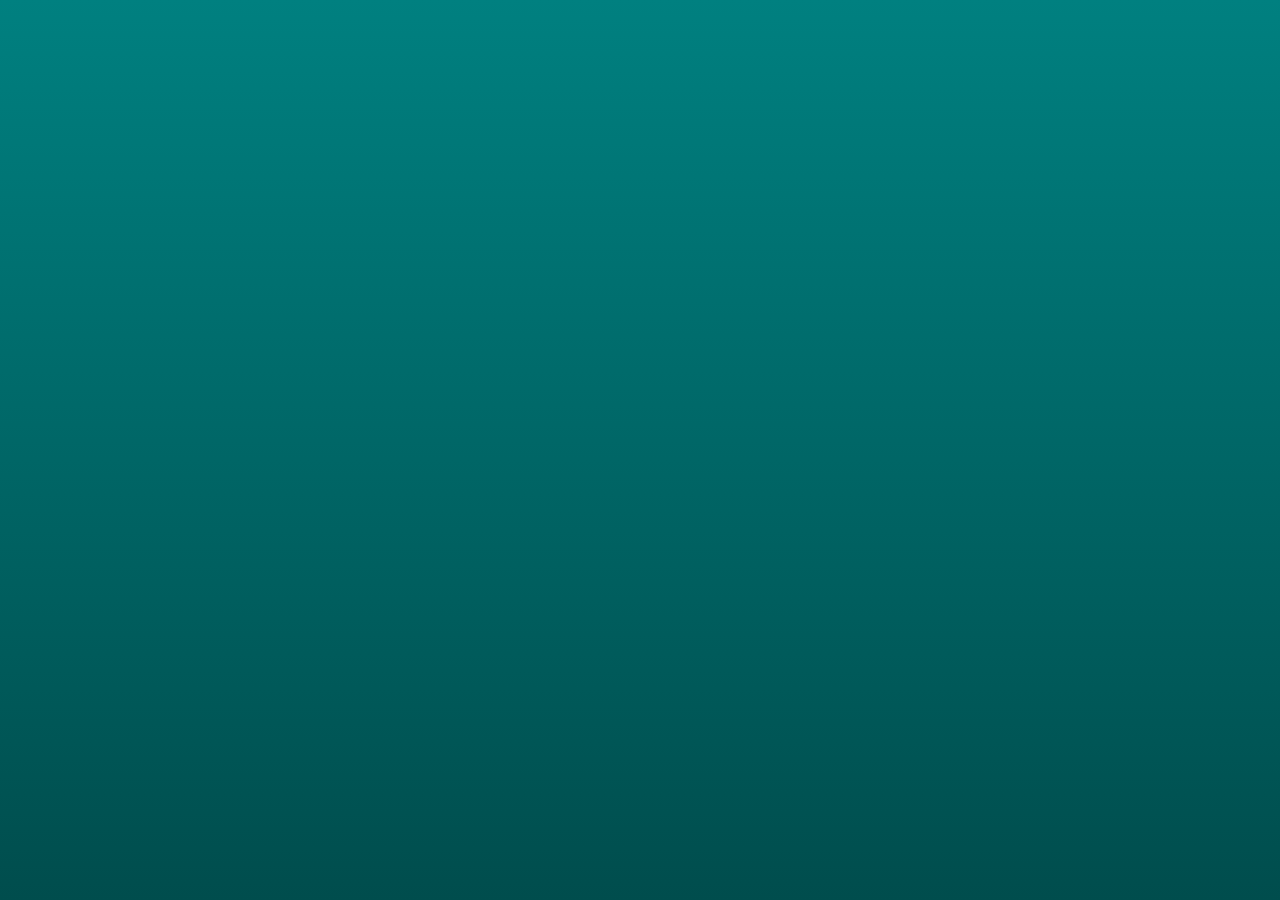
<file: index.html>
<!DOCTYPE html>
<html lang="en">
<head>
 <meta charset="UTF-8">
 <meta name="viewport" content="width=device-width, initial-scale=1.0">
 <title>Splash Page</title>
 <link rel="stylesheet" href="css/style.css">
</head>
<body>
 <div class="splash-container">
 <div class="logo-container">
 <img src="img/Blogo.png" alt="Logo" class="logo fade-in">
 </div>
 <button class="start-button fade-in"> <a href="login.html">Get Started</a></button>
 </div>
</body>
</html>
</file>
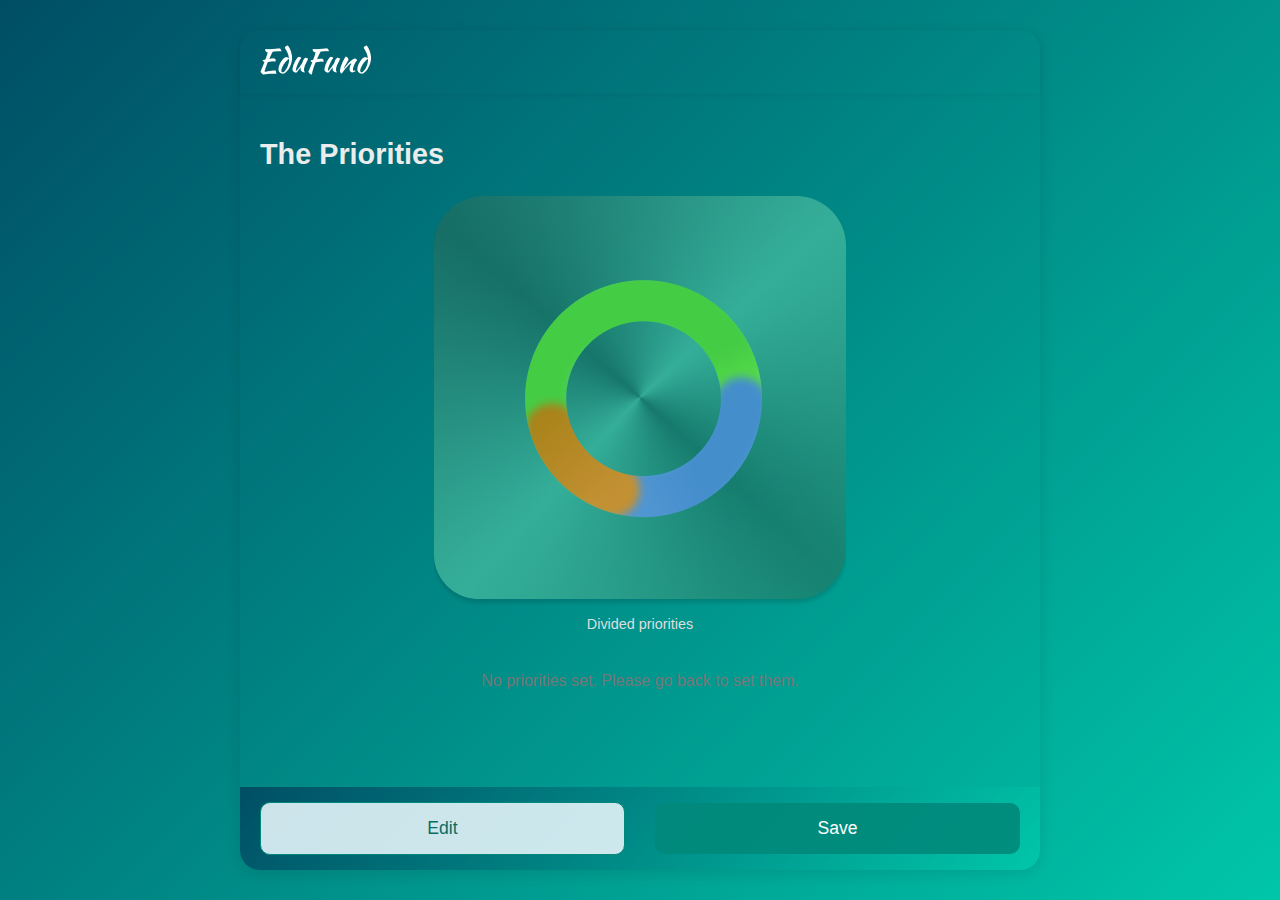
<file: display.html>
<!DOCTYPE html>
<html lang="en">
<head>
    <meta charset="UTF-8">
    <meta name="viewport" content="width=device-width, initial-scale=1.0">
    <title>Display Priorities - EduFund</title>
    <link rel="stylesheet" href="css/display.css">
</head>
<body>
    <div class="container display-priority-container">
        <header class="app-header-simple">
            <!-- <a href="set_priority.html"><img src="back_arrow.png" alt="Back" class="back-arrow"></a> -->
            <div class="app-logo-small">
                <img src="img/EduFund.png" alt="EduFund">
            </div>
            <div></div> </header>
        <section class="content-section">
            <h2>The Priorities</h2>
            <div class="priority-chart-container">
                <img src="img/Rectanfle.png" alt="Priority Chart">
                <p class="chart-label">Divided priorities</p>
            </div>
            <div class="priority-legend" id="priorityLegend">
                </div>
        </section>
        <footer class="navigation-footer buttons-inline">
            <button class="secondary-button edit-button" onclick="window.location.href='set_priority.html'">Edit</button>
            <button class="primary-button save-button"onclick="window.location.href='view_all.html' ">Save</button>
        </footer>
    </div>

    <script>
        const categoryColors = {
            "transportation": "#00acc1",
            "savings": "#ffc107",
            "food": "#4caf50",
            "education": "#f44336",
            "shopping": "#9c27b0",
            "utilities": "#795548",
            "health": "#e91e63"
        };

        const categoryMap = {
            "transportation": { name: "Transportation", icon: "img/Transpo.png" },
            "education": { name: "Education", icon: "img/education-icon 2.png" },
            "food": { name: "Food", icon: "img/food.png" },
            "shopping": { name: "Shopping", icon: "img/tdesign_cart.png" },
            "utilities": { name: "Utilities", icon: "img/uti.png" },
            "savings": { name: "Savings", icon: "img/savings.png" },
            "health": { name: "Health", icon: "img/ix_health.png" }
        };

        document.addEventListener('DOMContentLoaded', () => {
            const budgetPrioritiesJson = localStorage.getItem('budgetPriorities');
            const budgetPriorities = budgetPrioritiesJson ? JSON.parse(budgetPrioritiesJson) : [];
            const legendContainer = document.getElementById('priorityLegend');
            legendContainer.innerHTML = '';

            if (budgetPriorities.length === 0) {
                 legendContainer.innerHTML = '<p style="text-align: center; color: #777; margin-top: 20px;">No priorities set. Please go back to set them.</p>';
                 return;
            }

            budgetPriorities.forEach(priority => {
                const categoryName = categoryMap[priority.category] ? categoryMap[priority.category].name : priority.category;
                const color = categoryColors[priority.category] || '#ccc';

                const legendItem = document.createElement('div');
                legendItem.classList.add('legend-item');
                legendItem.innerHTML = `
                    <span class="color-dot" style="background-color: ${color};"></span>
                    ${categoryName} (${priority.percentage}%)
                `;
                legendContainer.appendChild(legendItem);
            });
        });

        document.querySelector('.save-button').addEventListener('click', function() {
            window.location.href = 'view_all.html';
        });
    </script>
</body>
</html>
</file>
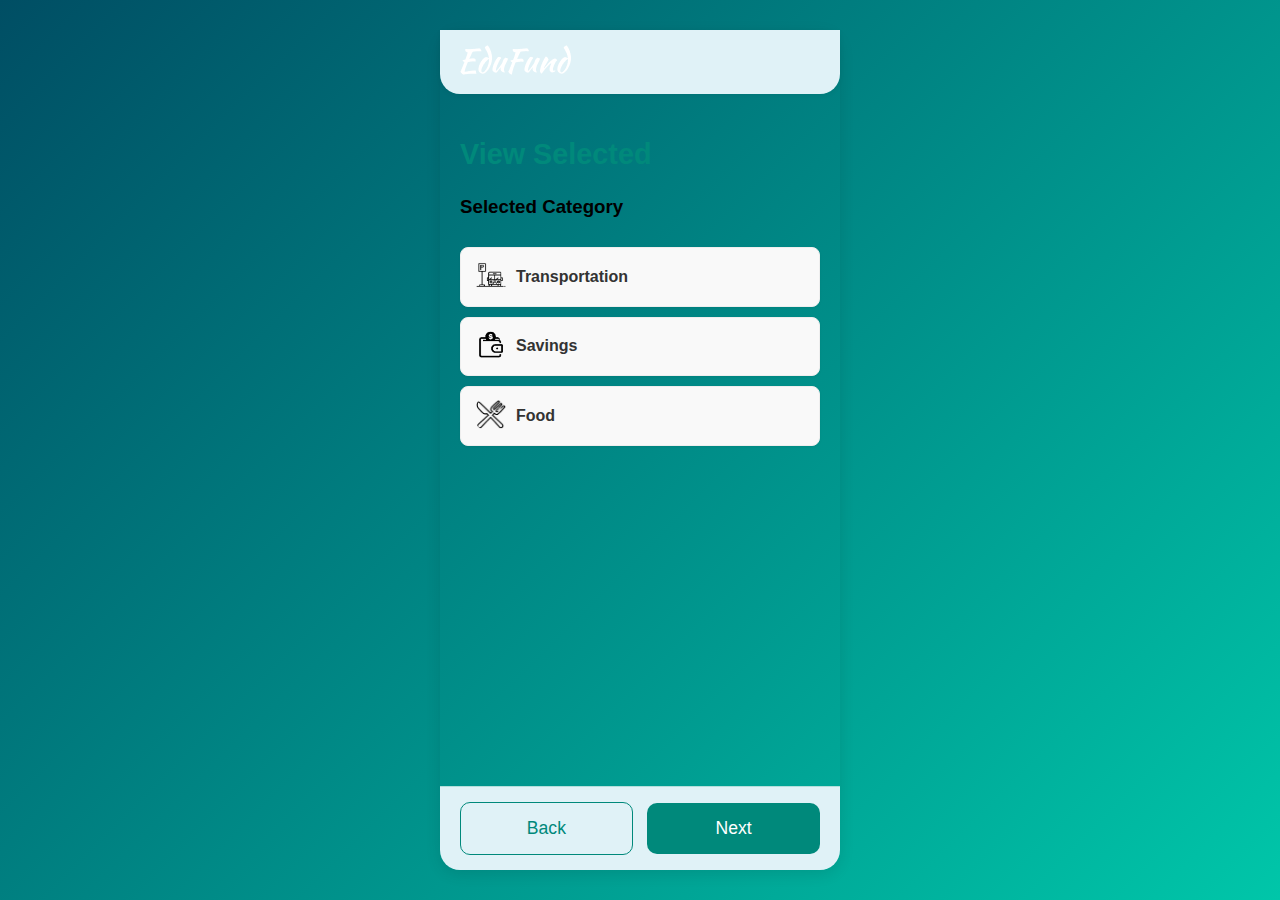
<file: hash.html>
<!DOCTYPE html>
<html lang="en">
<head>
    <meta charset="UTF-8">
    <meta name="viewport" content="width=device-width, initial-scale=1.0">
    <title>View Selected - EduFund</title>
    <link rel="stylesheet" href="css/view.css">
</head>
<body>
    <div class="container view-selected-container">
        <header class="app-header-simple">
            <div class="app-logo-small">
                <img src="img/EduFund.png" alt="EduFund">
            </div>
        </header>
        <section class="content-section">
            <h2>View Selected</h2>
            <h3 class="selected-category-title">Selected Category</h3>
            <div class="selected-categories-list" id="selectedCategoriesList">
                <!-- Category cards will be populated by JavaScript -->
            </div>
        </section>
        <footer class="navigation-footer buttons-inline">
            <button class="secondary-button back-button" onclick="window.location.href='create.html'">Back</button>
            <button class="primary-button next-button" onclick="window.location.href='set.html'">Next</button>
        </footer>
    </div>

    <script>
        // Mapping of category keys to display names and icon paths
        const categoryMap = {
            "transportation": { name: "Transportation", icon: "img/Transpo.png" },
            "education": { name: "Education", icon: "img/education-icon 2.png" },
            "food": { name: "Food", icon: "img/food.png" },
            "shopping": { name: "Shopping", icon: "img/tdesign_cart.png" },
            "utilities": { name: "Utilities", icon: "img/uti.png" },
            "savings": { name: "Savings", icon: "img/savings.png" },
            "health": { name: "Health", icon: "img/ix_health.png" }
        };

        // Load selected categories from localStorage
        document.addEventListener('DOMContentLoaded', () => {
            const listContainer = document.getElementById('selectedCategoriesList');
            listContainer.innerHTML = ''; // Clear static content

            // Always show the three category cards as shown in Figma
            const figmaCategories = [
                { name: "Transportation", icon: "img/Transpo.png" },
                { name: "Savings", icon: "img/savings.png" },
                { name: "Food", icon: "img/food.png" }
            ];

            figmaCategories.forEach(category => {
                const itemDiv = document.createElement('div');
                itemDiv.classList.add('selected-category-item');
                itemDiv.innerHTML = `
                    <div class="category-icon-container">
                        <img src="${category.icon}" alt="${category.name}">
                    </div>
                    <span>${category.name}</span>
                `;
                listContainer.appendChild(itemDiv);
            });
        });
    </script>
</body>
</html>
</file>
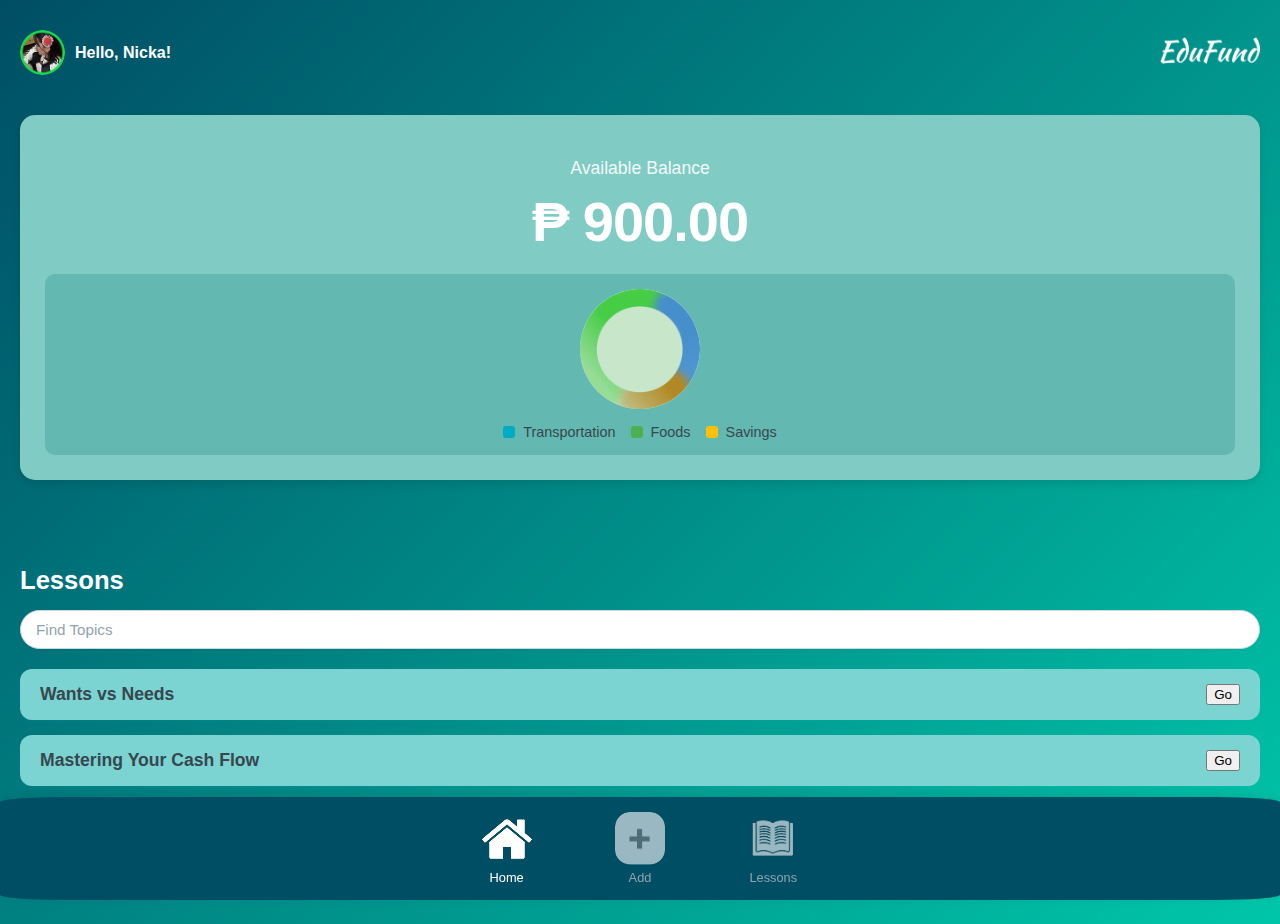
<file: home.html>
<!DOCTYPE html>
<html lang="en">
<head>
    <meta charset="UTF-8">
    <meta name="viewport" content="width=device-width, initial-scale=1.0">
    <title>EduFund Home</title>
    <link rel="stylesheet" href="css/home.css">
    </head>
<body>

    <div class="container home-container active">
        <header class="app-header">
            <div class="user-info">
                <img src="img/Profile.png" alt="User Avatar" class="user-avatar">
                <span>Hello, Nicka!</span>
            </div>
            <div class="app-logo-small">
                <img src="img/EduFund.png" alt="EduFund">
            </div>
        </header>
        <section class="balance-overview">
            <div class="balance-card">
                <p class="available-balance-label">Available Balance</p>
                <h1 class="balance-amount">₱ 900.00</h1>
                <div class="spending-chart-section">
                    <div class="chart-placeholder">
                        <img src="img/Balance.png" alt="Spending Chart">
                        <!-- <img src="img/Glow.png" alt="Spending Chart"> -->
                    </div>
                    <ul class="spending-legend">
                        <li><span class="color-box transportation"></span> Transportation</li>
                        <li><span class="color-box foods"></span> Foods</li>
                        <li><span class="color-box savings"></span> Savings</li>
                    </ul>
                </div>
            </div>
        </section>
        <section class="lessons-section">
            <h2>Lessons</h2>
            <div class="search-bar">
                <input type="text" placeholder="Find Topics">
            </div>
            <ul class="lesson-list">
                <li class="lesson-item">
                    <span>Wants vs Needs</span>
                    <button class="secondary-button">Go</button>
                </li>
                <li class="lesson-item">
                    <span>Mastering Your Cash Flow</span>
                    <button class="secondary-button">Go</button>
                </li>
                </ul>
        </section>
        <footer class="app-footer">
            <nav class="bottom-navigation">
                <a href="home.html" class="nav-item active">
                    <img src="img/Home.png" alt="Home">
                    <span>Home</span>
                </a>
                <a href="#" class="nav-item">
                    <img src="img/Add.png" alt="a href="create.html">Add</a>
                    
                </a>
                <a href="#" class="nav-item">
                    <img src="img/Learnings.png" alt="Lessons">
                    <span>Lessons</span>
                </a>
            </nav>
        </footer>
    </div>

    <script>
        // No specific JS needed here for page transitions, as this is the "final" page for a user.
        // The "Add" and "Lessons" links in the footer would lead to other pages in a full app.
    </script>
</body>
</html>
</file>
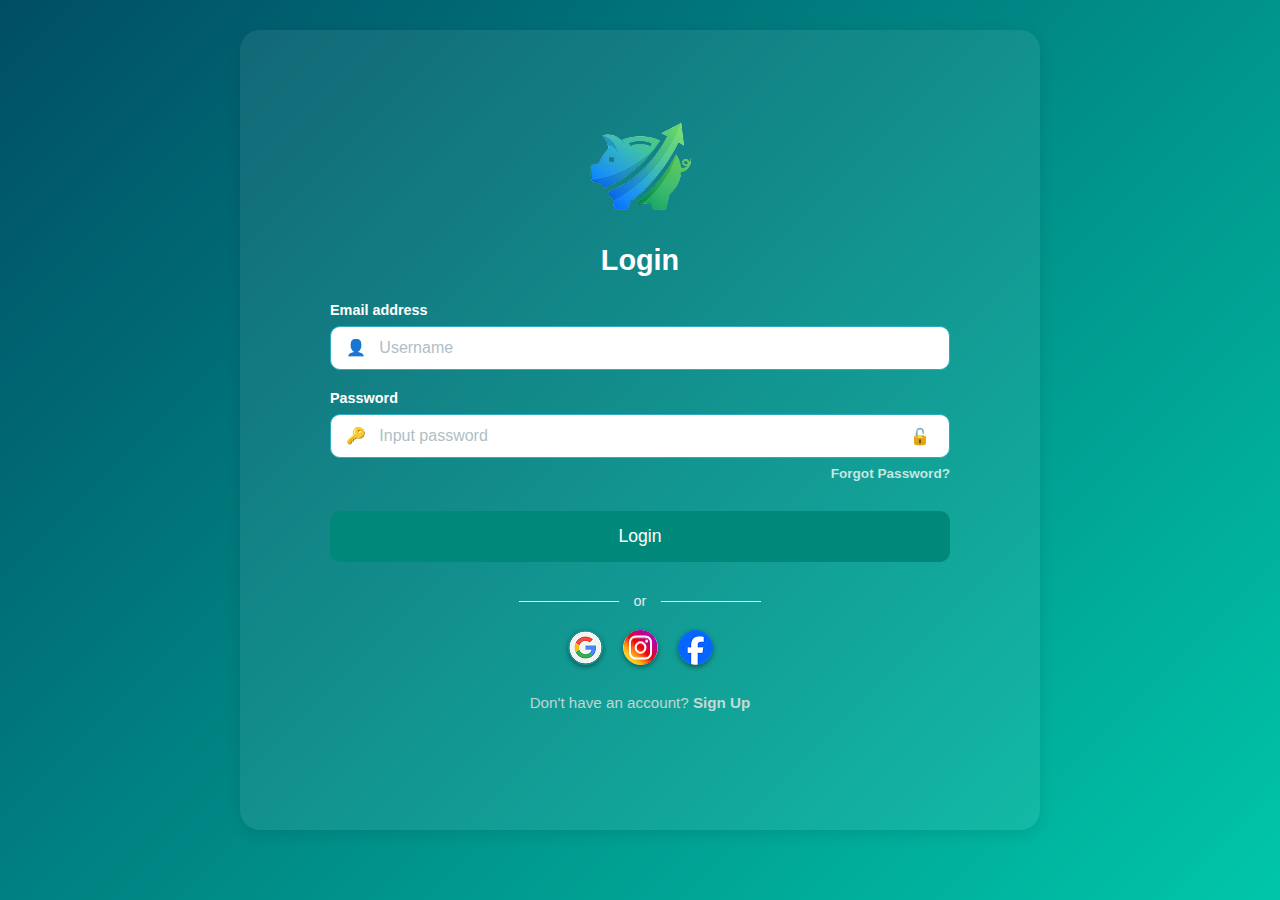
<file: login.html>
<!DOCTYPE html>
<html lang="en">
<head>
    <meta charset="UTF-8">
    <meta name="viewport" content="width=device-width, initial-scale=1.0">
    <title>Login to EduFund</title>
    <link rel="stylesheet" href="css/login.css">
    </head>
<body>

    <div class="container login-container active">
        <div class="logo">
            <img src="img/Blogo.png" alt="EduFund Logo">
        </div>
        <h2>Login</h2>
        <form class="login-form">
            <div class="input-group">
                <label for="email">Email address</label>
                <input type="email" id="email" placeholder="👤   Username">
            </div>
            <div class="input-group">
                <label for="password">Password</label>
                <div class="password-input">
                    <input type="password" id="password" placeholder="🔑   Input password">
                    <button type="button" class="show-password">🔓</a></button>
                </div>
                <a href="#" class="forgot-password">Forgot Password?</a>
            </div>
            <button type="submit" class="primary-button">Login</button>
            <div class="social-login">
                <span>or</span>
                <div class="social-icons">
                    <a href="#"><img src="img/gogol.png" alt="Google"></a>
                    <a href="#"><img src="img/insta.png" alt="Instagram"></a>
                    <a href="#"><img src="img/pesbok.png" alt="Facebook"></a>
                </div>
            </div>
            <div class="auth-link">
                Don't have an account? <a href="register.html">Sign Up</a>
            </div>
        </form>
    </div>

    <script>
        // JavaScript for "Show Password" button
        const showPasswordButton = document.querySelector('.show-password');
        if (showPasswordButton) {
            showPasswordButton.addEventListener('click', () => {
                const passwordInput = document.getElementById('password');
                if (passwordInput.type === 'password') {
                    passwordInput.type = 'text';
                    showPasswordButton.textContent = '🔓';
                } else {
                    passwordInput.type = 'password';
                    showPasswordButton.textContent = '🔒';
                }
            });
        }
        // For a real application, a successful login would redirect to home.html
        // Example (conceptual):
        /*
        document.querySelector('.login-form').addEventListener('submit', function(e) {
            e.preventDefault();
            // Perform login validation/API call here
            // If successful:
            // window.location.href = 'home.html';
            // Else:
            // Display error message
        });
        */
    </script>
</body>
</html>
</file>
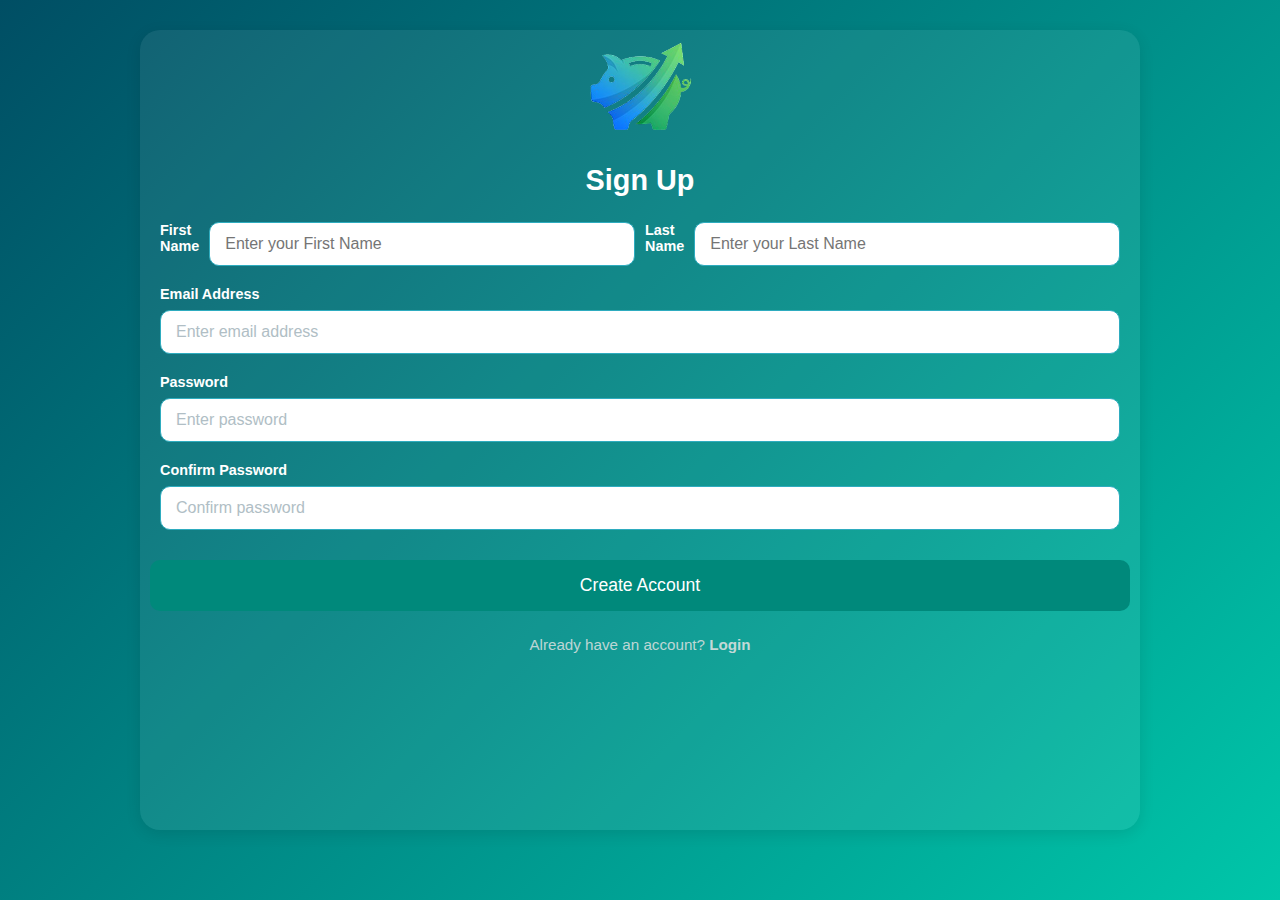
<file: register.html>
<!DOCTYPE html>
<html lang="en">
<head>
    <meta charset="UTF-8">
    <meta name="viewport" content="width=device-width, initial-scale=1.0">
    <title>Sign Up for EduFund</title>
    <link rel="stylesheet" href="css/register.css">
    </head>
<body>

    <div class="container register-container active">
        <div class="logo">
            <img src="img/Blogo.png" alt="EduFund Logo">
        </div>
        <h2>Sign Up</h2>
        <form class="register-form">
            <div class="name-fields">
                
                <label for="first-name">First Name</label>
                <input type="text" placeholder="Enter your First Name">
                <label for="last-name">Last Name</label>
                <input type="text" placeholder="Enter your Last Name">

                <!-- <div class="input-group">
                    
                    <input type="text" id="first-name" placeholder="Enter your first name">
                </div>
                <div class="input-group">
                    
                    <input type="text" id="last-name" placeholder="Enter your last name">
                </div> -->
            </div>
            <div class="input-group">
                <label for="register-email">Email Address</label>
                <input type="email" id="register-email" placeholder="Enter email address">
            </div>
            <div class="input-group">
                <label for="register-password">Password</label>
                <input type="password" id="register-password" placeholder="Enter password">
            </div>
            <div class="input-group">
                <label for="confirm-password">Confirm Password</label>
                <input type="password" id="confirm-password" placeholder="Confirm password">
            </div>
            <div>
            <button class="primary-button"> <a href="login.html">Create Account</a></button>
        </div>
            <div class="auth-link">
                Already have an account? <a href="login.html">Login</a>
            </div>
        </form>
    </div>

    <script>
        // For a real application, a successful registration would redirect to home.html or login.html
        // Example (conceptual):
        /*
        document.querySelector('.register-form').addEventListener('submit', function(e) {
            e.preventDefault();
            // Perform registration validation/API call here
            // If successful:
            // window.location.href = 'home.html'; // Or 'login.html'
            // Else:
            // Display error message
        });
        */
    </script>
</body>
</html>
</file>
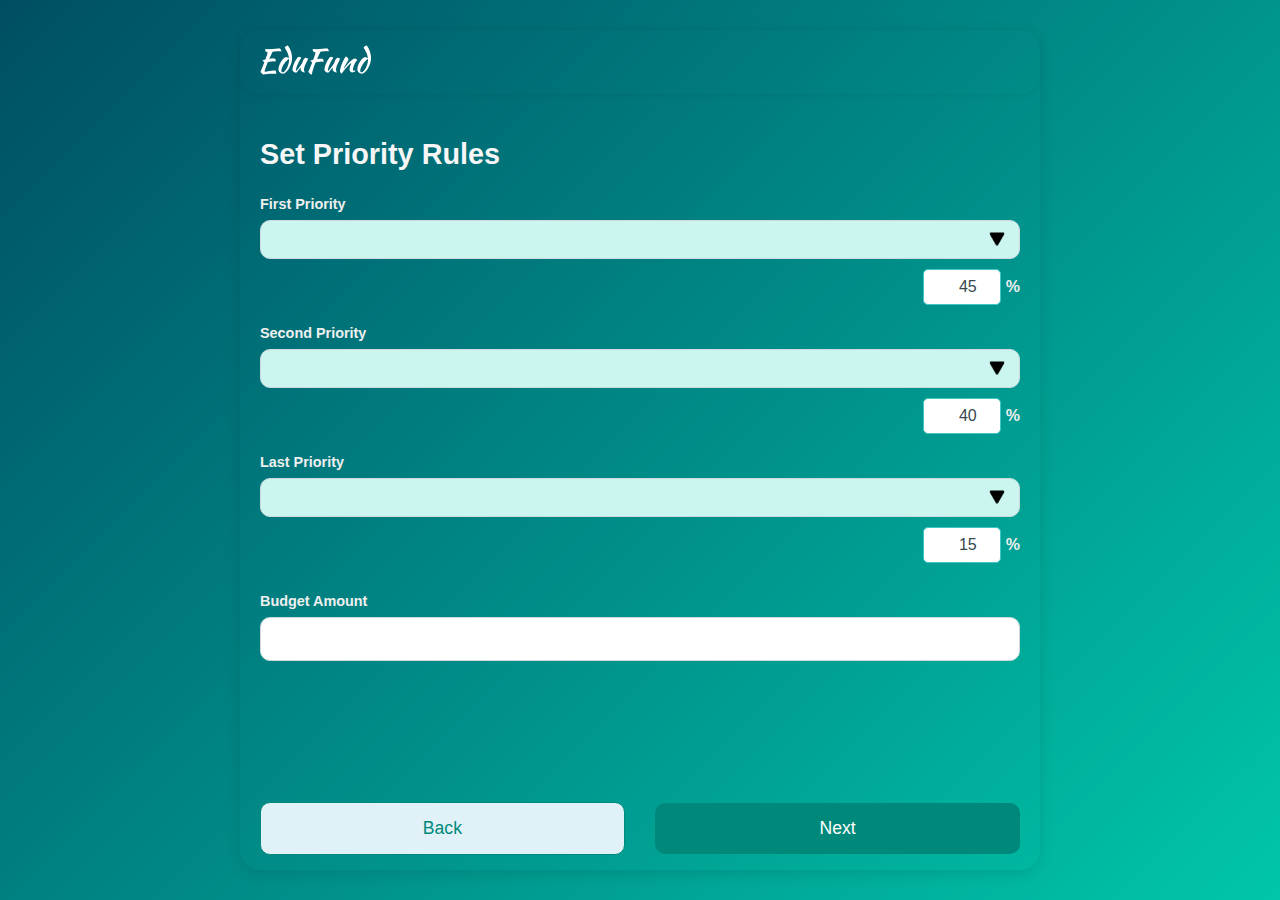
<file: set.html>
<!DOCTYPE html>
<html lang="en">
<head>
    <meta charset="UTF-8">
    <meta name="viewport" content="width=device-width, initial-scale=1.0">
    <title>Set Priority - EduFund</title>
    <link rel="stylesheet" href="css/set.css">
</head>
<body>
    <div class="container set-priority-container">
        <header class="app-header-simple">
            <!-- <a href="view_selected.html"><img src="img/back.png" alt="Back" class="back-arrow"></a> -->
            <div class="app-logo-small">
                <img src="img/EduFund.png" alt="EduFund">
            </div>
            <div></div> </header>
        <section class="content-section">
            <h2>Set Priority Rules</h2>
            <div class="priority-rule">
                <label for="priority-1">First Priority</label>
                <div class="select-wrapper">
                    <select id="priority-1">
                        </select>
                </div>
                <div class="percentage-input">
                    <input type="number" id="percent-1" value="45" min="1" max="100">
                    <span>%</span>
                </div>
            </div>
            <div class="priority-rule">
                <label for="priority-2">Second Priority</label>
                <div class="select-wrapper">
                    <select id="priority-2">
                        </select>
                </div>
                <div class="percentage-input">
                    <input type="number" id="percent-2" value="40" min="1" max="100">
                    <span>%</span>
                </div>
            </div>
            <div class="priority-rule">
                <label for="priority-3">Last Priority</label>
                <div class="select-wrapper">
                    <select id="priority-3">
                        </select>
                </div>
                <div class="percentage-input">
                    <input type="number" id="percent-3" value="15" min="1" max="100">
                    <span>%</span>
                </div>
            </div>
            <div class="budget-amount-input">
                <label for="budget-amount">Budget Amount</label>
                <input type="number" id="budget-amount" placeholder="">
            </div>
        </section>
        <footer class="navigation-footer buttons-inline">
            <button class="secondary-button back-button" onclick="window.location.href='view_selected.html'">Back</button>
             <button class="primary-button next-button" onclick="window.location.href='display.html'">Next</button>
        </footer>
    </div>

    <script>
        const categoryMap = {
            "transportation": { name: "Transportation", icon: "transportation_icon.png" },
            "education": { name: "Education", icon: "education_icon.png" },
            "food": { name: "Food", icon: "food_icon.png" },
            "shopping": { name: "Shopping", icon: "shopping_icon.png" },
            "utilities": { name: "Utilities", icon: "utilities_icon.png" },
            "savings": { name: "Savings", icon: "savings_icon.png" },
            "health": { name: "Health", icon: "health_icon.png" }
        };

        document.addEventListener('DOMContentLoaded', () => {
            const selectedCategoriesJson = localStorage.getItem('selectedBudgetCategories');
            const selectedCategories = selectedCategoriesJson ? JSON.parse(selectedCategoriesJson) : [];

            const selectIds = ['priority-1', 'priority-2', 'priority-3'];
            selectIds.forEach(id => {
                const selectElement = document.getElementById(id);
                if (selectElement) {
                    selectedCategories.forEach(categoryKey => {
                        const option = document.createElement('option');
                        option.value = categoryKey;
                        option.textContent = categoryMap[categoryKey] ? categoryMap[categoryKey].name : categoryKey;
                        selectElement.appendChild(option);
                    });
                }
            });

            // Set initial selected options based on a simple default or previous state
            if (selectedCategories[0]) document.getElementById('priority-1').value = selectedCategories[0];
            if (selectedCategories[1]) document.getElementById('priority-2').value = selectedCategories[1];
            if (selectedCategories[2]) document.getElementById('priority-3').value = selectedCategories[2];
        });

        document.querySelector('.next-button').addEventListener('click', function() {
            const budgetAmount = parseFloat(document.getElementById('budget-amount').value || 0); // Ensure it's a number
            const priorities = [];
            for (let i = 1; i <= 3; i++) {
                const categorySelect = document.getElementById(`priority-${i}`);
                const percentageInput = document.getElementById(`percent-${i}`);
                if (categorySelect && percentageInput && categorySelect.value && percentageInput.value) {
                    priorities.push({ 
                        category: categorySelect.value, 
                        percentage: parseInt(percentageInput.value) 
                    });
                }
            }

            // Basic validation for demonstration: percentages add up to 100
            const totalPercentage = priorities.reduce((sum, p) => sum + p.percentage, 0);
            if (totalPercentage !== 100) {
                alert('Percentages must add up to 100%!');
                return;
            }
            if (budgetAmount <= 0) {
                 alert('Please enter a valid budget amount.');
                 return;
            }

            localStorage.setItem('budgetAmount', budgetAmount);
            localStorage.setItem('budgetPriorities', JSON.stringify(priorities));

            window.location.href = 'display.html';
        });
    </script>
</body>
</html>
</file>
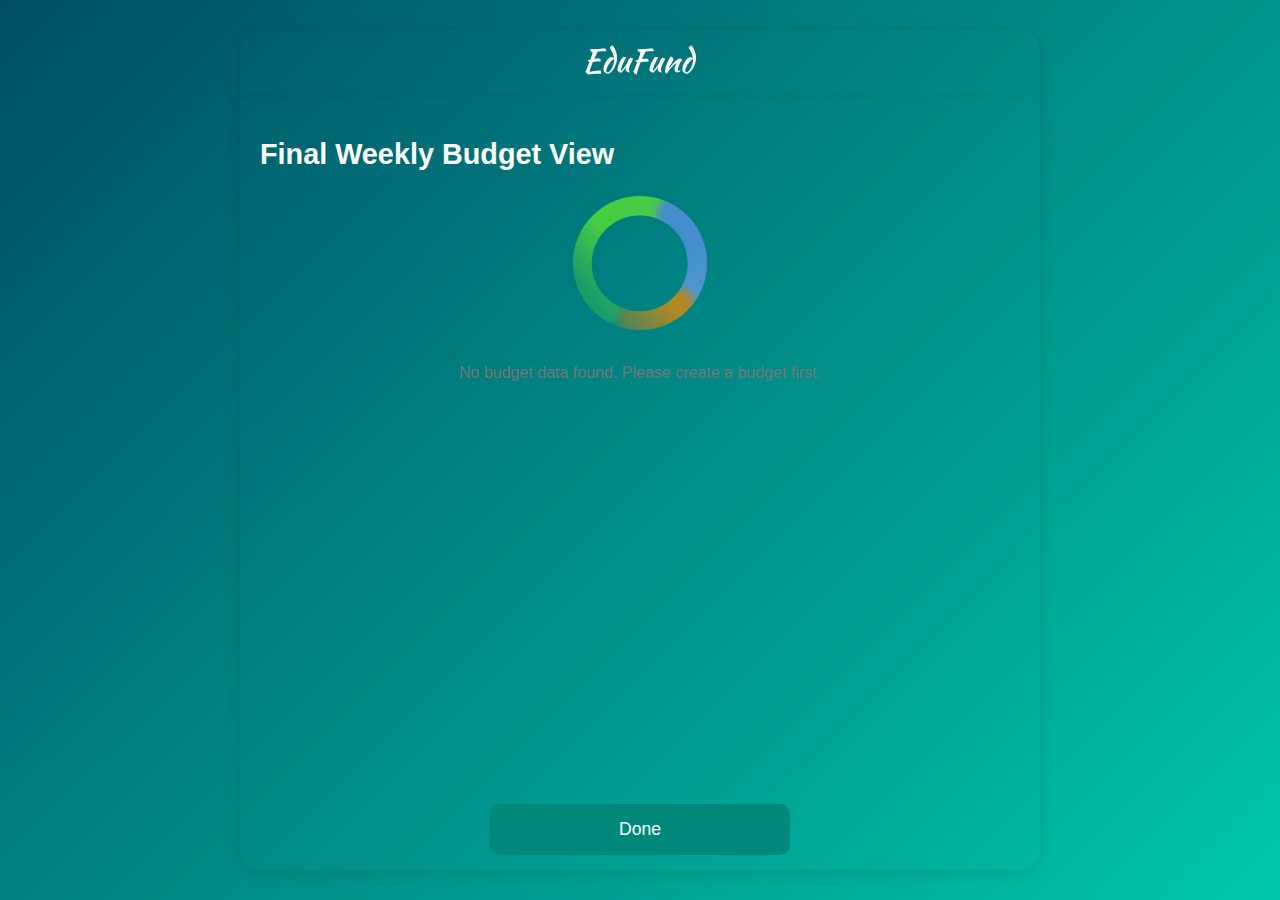
<file: view_all.html>
<!DOCTYPE html>
<html lang="en">
<head>
    <meta charset="UTF-8">
    <meta name="viewport" content="width=device-width, initial-scale=1.0">
    <title>Budget View - EduFund</title>
    <link rel="stylesheet" href="css/view_all.css">
</head>
<body>
    <div class="container budget-view-container">
        <header class="app-header-simple">
            <div class="app-logo-small">
                <img src="img/EduFund.png" alt="EduFund">
            </div>
        </header>
        <section class="content-section">
            <h2>Final Weekly Budget View</h2>
            <div class="budget-chart-container">
                <img src="img/Balance.png" alt="Budget Chart">
            </div>
            <div class="budget-details" id="budgetDetails">
                </div>
        </section>
        <footer class="navigation-footer">
            <button class="primary-button done-button" onclick="window.location.href='home.html'">Done</button>
        </footer>
    </div>

    <script>
        const categoryMap = {
            "transportation": { name: "Transportation", icon: "img/Transpo.png" },
            "education": { name: "Education", icon: "img/education-icon 2.png" },
            "food": { name: "Food", icon: "img/food.png" },
            "shopping": { name: "Shopping", icon: "img/tdesign_cart.png" },
            "utilities": { name: "Utilities", icon: "img/uti.png" },
            "savings": { name: "Savings", icon: "img/savings.png" },
            "health": { name: "Health", icon: "img/ix_health.png" }
            // "transportation": { name: "Transportation", icon: "transportation_icon.png" },
            // "education": { name: "Education", icon: "education_icon.png" },
            // "food": { name: "Food", icon: "food_icon.png" },
            // "shopping": { name: "Shopping", icon: "shopping_icon.png" },
            // "utilities": { name: "Utilities", icon: "utilities_icon.png" },
            // "savings": { name: "Savings", icon: "savings_icon.png" },
            // "health": { name: "Health", icon: "health_icon.png" }
        };

        document.addEventListener('DOMContentLoaded', () => {
            const budgetAmount = parseFloat(localStorage.getItem('budgetAmount') || 0);
            const budgetPrioritiesJson = localStorage.getItem('budgetPriorities');
            const budgetPriorities = budgetPrioritiesJson ? JSON.parse(budgetPrioritiesJson) : [];
            const detailsContainer = document.getElementById('budgetDetails');
            detailsContainer.innerHTML = '';

            if (budgetPriorities.length > 0 && budgetAmount > 0) {
                budgetPriorities.forEach(priority => {
                    const categoryName = categoryMap[priority.category] ? categoryMap[priority.category].name : priority.category;
                    const calculatedAmount = (budgetAmount * (priority.percentage / 100)).toFixed(2);
                    
                    const detailItem = document.createElement('div');
                    detailItem.classList.add('detail-item');
                    detailItem.innerHTML = `
                        <span>${categoryName}</span>
                        <span class="amount">₱ ${calculatedAmount}</span>
                    `;
                    detailsContainer.appendChild(detailItem);
                });
            } else {
                detailsContainer.innerHTML = '<p style="text-align: center; color: #777; margin-top: 20px;">No budget data found. Please create a budget first.</p>';
            }
        });
    </script>
</body>
</html>
</file>
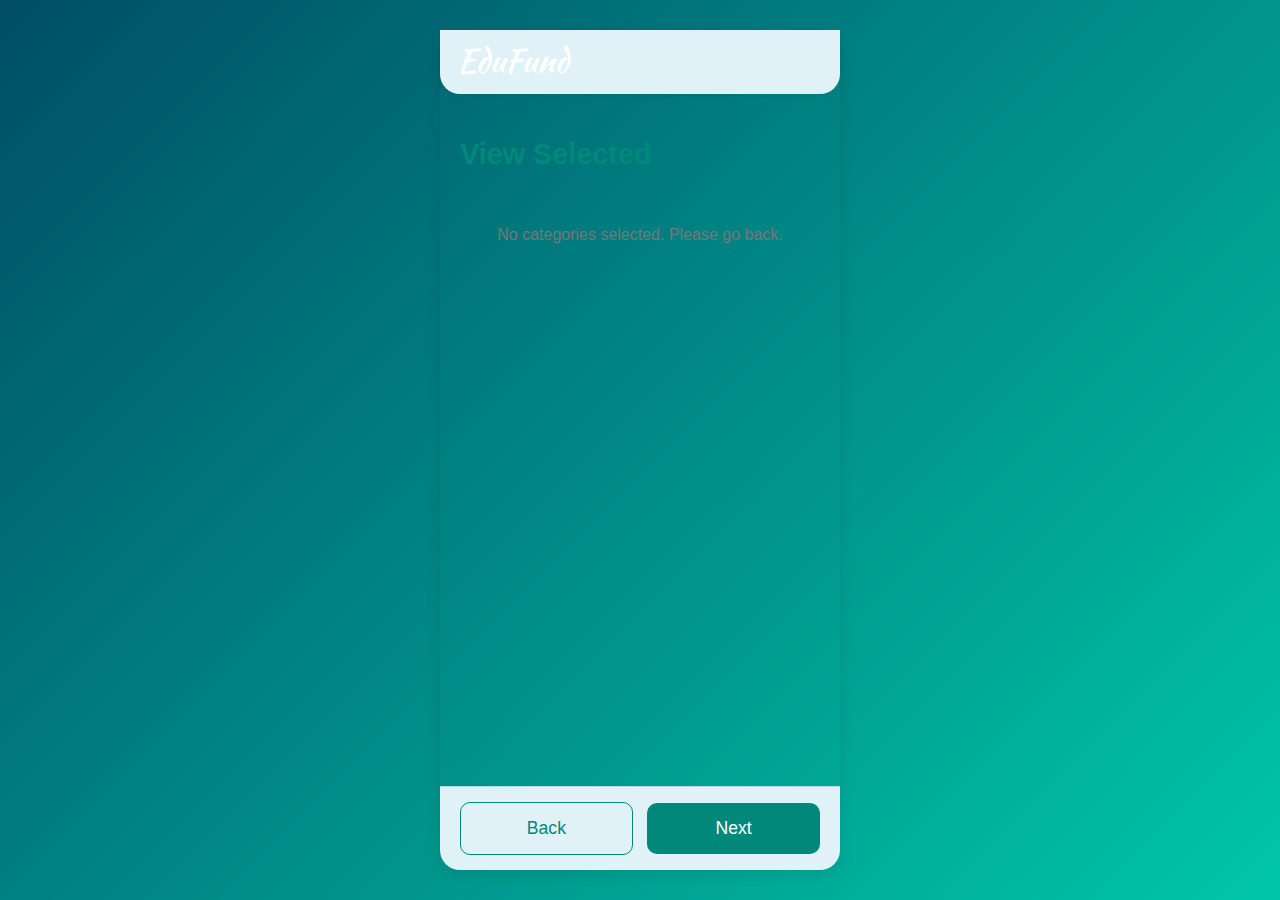
<file: view_selected.html>
<!DOCTYPE html>
<html lang="en">
<head>
    <meta charset="UTF-8">
    <meta name="viewport" content="width=device-width, initial-scale=1.0">
    <title>View Selected - EduFund</title>
    <link rel="stylesheet" href="css/view.css">
</head>
<body>
    <div class="container view-selected-container">
        <header class="app-header-simple">
            <!-- <a href="create.html"><img src="img/back.png" alt="Back" class="back-arrow"></a> -->
            <div class="app-logo-small">
                <img src="img/EduFund.png" alt="EduFund">
            </div>
            <div></div> </header>
        <section class="content-section">
            <h2>View Selected</h2>
            <div class="selected-categories-list" id="selectedCategoriesList">
                </div>
        </section>
        <footer class="navigation-footer buttons-inline">
            <button class="secondary-button back-button" onclick="window.location.href='create.html'">Back</button>
            <button class="primary-button next-button" onclick="window.location.href='set.html'">Next</button>
        </footer>
    </div>

    <script>
        // Mapping of category keys to display names and icon paths
        const categoryMap = {
            "transportation": { name: "Transportation", icon:  "Transpo.png" },
            "education": { name: "Education", icon: "education_icon.png" },
            "food": { name: "Food", icon: "food_icon.png" },
            "shopping": { name: "Shopping", icon: "shopping_icon.png" },
            "utilities": { name: "Utilities", icon: "utilities_icon.png" },
            "savings": { name: "Savings", icon: "savings_icon.png" },
            "health": { name: "Health", icon: "health_icon.png" }
        };

        // Load selected categories from localStorage
        document.addEventListener('DOMContentLoaded', () => {
            const selectedCategoriesJson = localStorage.getItem('selectedBudgetCategories');
            const selectedCategories = selectedCategoriesJson ? JSON.parse(selectedCategoriesJson) : [];
            const listContainer = document.getElementById('selectedCategoriesList');
            listContainer.innerHTML = ''; // Clear static content

            if (selectedCategories.length === 0) {
                listContainer.innerHTML = '<p style="text-align: center; color: #777; margin-top: 20px;">No categories selected. Please go back.</p>';
            } else {
                selectedCategories.forEach(categoryKey => {
                    const categoryInfo = categoryMap[categoryKey];
                    if (categoryInfo) {
                        const itemDiv = document.createElement('div');
                        itemDiv.classList.add('selected-category-item');
                        itemDiv.innerHTML = `
                            <img src="${categoryInfo.icon}" alt="${categoryInfo.name}">
                            <span>${categoryInfo.name}</span>
                        `;
                        listContainer.appendChild(itemDiv);
                    }
                });
            }
        });
    </script>
</body>
</html>
</file>
<file: css/style.css>
body {
 margin: 0;
 overflow: hidden; /* Prevent scrollbars during the splash */
 background: linear-gradient(to bottom, #008080, #004d4d); /* Adjust gradient colors */
 height: 100vh;
 display: flex;
 justify-content: center;
 align-items: center;
}


.splash-container {
 display: flex;
 flex-direction: column;
 align-items: center;
}


.logo-container {
 opacity: 0; /* Initially hidden */
}


.logo {
 max-width: 200px; /* Adjust logo size */
 height: auto;
}


.start-button {
 display: none; /* Initially hidden */
 padding: 15px 30px;
 margin-top: 40px;
 background-color: #00ccbc; /* Button background color */
 color: white;
 border: none;
 border-radius: 5px;
 cursor: pointer;
 font-size: 1.1em;
 opacity: 0; /* Initially hidden */
}

/* Start Button Link Styling */
.start-button a {
 text-decoration: none;
 color: white;
}

.start-button a:hover {
 text-decoration: none;
 color: white;
}

.start-button a:visited {
 text-decoration: none;
 color: white;
}


/* Fade-in animation */
.fade-in {
 animation: fadeIn 1.5s ease-in-out forwards;
}


@keyframes fadeIn {
 from { opacity: 0; }
 to { opacity: 1; }
}


/* Animation sequence */
body {
 animation: backgroundFade 3s ease-in-out forwards;
}


.logo-container {
 animation: logoFadeIn 2s ease-in-out 1s forwards; /* Delay the logo appearance */
}


.start-button {
 animation: buttonFadeIn 1s ease-in-out 2.5s forwards; /* Delay the button appearance */
 display: inline-block; /* Make button visible for animation */
}


@keyframes backgroundFade {
 0% { background: linear-gradient(to bottom, #003333, #001a1a); } /* Initial darker shade */
 100% { background: linear-gradient(to bottom, #008080, #004d4d); } /* Final background */
}


@keyframes logoFadeIn {
 from { opacity: 0; transform: translateY(20px); }
 to { opacity: 1; transform: translateY(0); }
}


@keyframes buttonFadeIn {
 from { opacity: 0; transform: translateY(20px); }
 to { opacity: 1; transform: translateY(0); }
}
</file>
<file: css/display.css>
/* General Body and Container Styling */
body {
    font-family: 'Arial', sans-serif;
    margin: 0;
    padding: 0;
    background: linear-gradient(135deg, #004e64 0%, #00c6a9 100%);
    display: flex;
    justify-content: center;
    align-items: flex-start;
    min-height: 100vh;
    overflow-x: hidden;
}

.container {
    background-color: linear-gradient(135deg, #004e64 0%, #00c6a9 100%);
    border-radius: 20px;
    box-shadow: 0 4px 15px rgba(0, 0, 0, 0.1);
    padding: 0;
    margin: 30px auto;
    max-width: 800px;
    width: 90%;
    box-sizing: border-box;
    display: flex;
    flex-direction: column;
    min-height: calc(100vh - 60px);
}

/* Header Styling */
.app-header-simple {
    display: flex;
    justify-content: space-between;
    align-items: center;
    padding: 15px 20px;
    border-top-left-radius: 20px;
    border-top-right-radius: 20px;
    box-shadow: 0 2px 5px rgba(0, 0, 0, 0.05);
    flex-shrink: 0;
}

.app-header-simple .back-arrow {
    width: 24px;
    height: 24px;
    cursor: pointer;
}

.app-header-simple .app-logo-small img {
    max-height: 30px;
}

/* Content Section */
.content-section {
    padding: 20px;
    flex-grow: 1;
}

.content-section h2 {
    text-align: left;
    color: #ebecec;
    margin-bottom: 25px;
    font-size: 1.8em;
}

/* Chart and Legend Styling */
.priority-chart-container {
    text-align: center;
    margin-bottom: 20px;
}

.priority-chart-container img {
    max-width: 80%;
    height: auto;
}

.chart-label {
    font-size: 0.9em;
    color: #dedede;
    margin-top: 5px;
    text-align: center;
}

.priority-legend {
    display: flex;
    flex-direction: column;
    gap: 10px;
    padding: 0 20px;
}

.legend-item {
    display: flex;
    align-items: center;
    font-size: 0.95em;
    color: #dddddd;
    font-weight: 600;
}

.color-dot {
    display: inline-block;
    width: 15px;
    height: 15px;
    border-radius: 50%;
    margin-right: 10px;
    flex-shrink: 0;
}

/* Navigation Footer */
.navigation-footer {
    padding: 15px 20px;
    background: linear-gradient(135deg, #004e64 0%, #00c6a9 100%);
    /* border-top: 1px solid #b2dfdb; */
    flex-shrink: 0;
    border-top-left-radius: 0;
    border-top-right-radius: 0;
    border-bottom-left-radius: 20px;
    border-bottom-right-radius: 20px;
}

.navigation-footer.buttons-inline {
    display: flex;
    justify-content: space-between;
    align-items: center;
}

.primary-button {
    background-color: #00897be9;
    color: white;
    padding: 15px 20px;
    border: none;
    border-radius: 10px;
    width: 48%;
    font-size: 1.1em;
    cursor: pointer;
    transition: background-color 0.3s ease;
}

.primary-button:hover {
    background-color: #e0f2f7a5;
}

.secondary-button {
    background-color: #e0f2f7e8;
    color: #086d63;
    border: 1px solid #00897b;
    padding: 15px 20px;
    border-radius: 10px;
    width: 48%;
    font-size: 1.1em;
    cursor: pointer;
    transition: background-color 0.3s ease, color 0.3s ease;
}

.secondary-button:hover {
    background-color:  #00695c;
    color: white;
}

/* Basic Responsiveness */
@media (max-width: 600px) {
    .container {
        margin: 20px auto;
        border-radius: 15px;
    }
    .app-header-simple {
        border-bottom-left-radius: 15px;
        border-bottom-right-radius: 15px;
    }
    .navigation-footer {
        border-bottom-left-radius: 15px;
        border-bottom-right-radius: 15px;
    }
    h2 {
        font-size: 1.6em;
    }
    .primary-button, .secondary-button {
        padding: 12px 15px;
        font-size: 1em;
    }
}
</file>
<file: css/view.css>
/* General Body and Container Styling */
body {
    font-family: 'Arial', sans-serif;
    margin: 0;
    padding: 0;
    background: linear-gradient(135deg, #004e64 0%, #00c6a9 100%);
    display: flex;
    justify-content: center;
    align-items: flex-start;
    min-height: 100vh;
    overflow-x: hidden;
}

.container {
    background-color: linear-gradient(135deg,#00c6a9 100%, #004e64 0%);
    border-radius: 20px;
    box-shadow: 0 4px 15px rgba(0, 0, 0, 0.1);
    padding: 0;
    margin: 30px auto;
    max-width: 400px;
    width: 90%;
    box-sizing: border-box;
    display: flex;
    flex-direction: column;
    min-height: calc(100vh - 60px);
}

/* Header Styling */
.app-header-simple {
    display: flex;
    justify-content: space-between;
    align-items: center;
    padding: 15px 20px;
    background-color: #e0f2f7;
    border-bottom-left-radius: 20px;
    border-bottom-right-radius: 20px;
    box-shadow: 0 2px 5px rgba(0, 0, 0, 0.05);
    flex-shrink: 0;
}

.app-header-simple .back-arrow {
    width: 24px;
    height: 24px;
    cursor: pointer;
}

.app-header-simple .app-logo-small img {
    max-height: 30px;
}

/* Content Section */
.content-section {
    padding: 20px;
    flex-grow: 1;
}

.content-section h2 {
    text-align: left;
    color: #00897b;
    margin-bottom: 25px;
    font-size: 1.8em;
}

/* Selected Categories List */
.selected-categories-list {
    padding: 10px 0;
}

.selected-category-item {
    background-color: #f9f9f9;
    border: 1px solid #eee;
    border-radius: 8px;
    padding: 12px 15px;
    margin-bottom: 10px;
    display: flex;
    align-items: center;
    box-shadow: 0 1px 3px rgba(0,0,0,0.05);
}

.selected-category-item img {
    width: 30px;
    height: auto;
    margin-right: 10px;
}

.selected-category-item span {
    font-size: 1em;
    color: #333;
    font-weight: 600;
}

/* Navigation Footer */
.navigation-footer {
    padding: 15px 20px;
    background-color: #e0f2f7;
    border-top: 1px solid #b2dfdb;
    flex-shrink: 0;
    border-top-left-radius: 0;
    border-top-right-radius: 0;
    border-bottom-left-radius: 20px;
    border-bottom-right-radius: 20px;
}

.navigation-footer.buttons-inline {
    display: flex;
    justify-content: space-between;
    align-items: center;
}

.primary-button {
    background-color: #00897b;
    color: white;
    padding: 15px 20px;
    border: none;
    border-radius: 10px;
    width: 48%;
    font-size: 1.1em;
    cursor: pointer;
    transition: background-color 0.3s ease;
}

.primary-button:hover {
    background-color: #00695c;
}

.secondary-button {
    background-color: #e0f2f7;
    color: #00897b;
    border: 1px solid #00897b;
    padding: 15px 20px;
    border-radius: 10px;
    width: 48%;
    font-size: 1.1em;
    cursor: pointer;
    transition: background-color 0.3s ease, color 0.3s ease;
}

.secondary-button:hover {
    background-color: #00897b;
    color: white;
}

/* Basic Responsiveness */
@media (max-width: 600px) {
    .container {
        margin: 20px auto;
        border-radius: 15px;
    }
    .app-header-simple {
        border-bottom-left-radius: 15px;
        border-bottom-right-radius: 15px;
    }
    .navigation-footer {
        border-bottom-left-radius: 15px;
        border-bottom-right-radius: 15px;
    }
    h2 {
        font-size: 1.6em;
    }
    .primary-button, .secondary-button {
        padding: 12px 15px;
        font-size: 1em;
    }
}
</file>
<file: css/home.css>
body {
    font-family: 'Arial', sans-serif; /* Fallback font, consider importing a specific font */
    margin: 0;
    padding: 0;
    background: linear-gradient(135deg, #004e64 0%, #00c6a9 100%);
    color: white; /* Light background for the overall app */
    display: flex;
    justify-content: center;
    align-items: flex-start; /* Align to top initially, containers will manage their own vertical centering if needed */
    min-height: 100vh;
    overflow-x: hidden; /* Prevent horizontal scroll */
}.home-container {
    padding: 0; /* Remove padding from general container as specific sections will have it */
    box-shadow: none; /* Remove shadow from main home container */
    margin: 0;
    border-radius: 0;
    max-width: 100%; /* Home page takes full width */
    width: 100%;
    min-height: 100vh; /* Make home container take full height */
    display: flex;
    flex-direction: column; /* Arrange content vertically */
    justify-content: space-between; /* Push footer to bottom */
}

.app-header {
    display: flex;
    justify-content: space-between;
    align-items: center;
    padding: 20px;
    margin-top: 10px;
    /* background-color: #35b190; */
    border-bottom-left-radius: 20px;
    border-bottom-right-radius: 20px;
    /* box-shadow: 0 2px 5px rgba(0, 0, 0, 0.05); */
}

.user-info {
    display: flex;
    align-items: center;
    color: #ffffff;
    font-weight: bold;
}

.user-avatar {
    width: 45px;
    height: 45px;
    border-radius: 50%;
    margin-right: 10px;
    object-fit: cover;
}

.app-logo-small img {
    max-width: 100px; /* Smaller logo for home header */
}

/* Balance Overview Section */
.balance-overview {
    padding: 20px;
    background-color: 135deg, #004e64 0%, #00c6a9 100%; /* Consistent light background */
}

.balance-card {
    background-color: #80cbc4; /* Teal-ish background for the balance card */
    color: white;
    padding: 25px;
    border-radius: 15px;
    box-shadow: 0 4px 10px rgba(0, 0, 0, 0.1);
    text-align: center;
    margin-bottom: 25px;
}

.available-balance-label {
    font-size: 1.1em;
    margin-bottom: 10px;
    opacity: 0.9;
}

.balance-amount {
    font-size: 3.5em; /* Larger balance amount */
    font-weight: bold;
    margin-top: 0;
    margin-bottom: 20px;
    letter-spacing: -1px;
}

.spending-chart-section {
    background-color: #45a69e7e; /* Lighter background for the chart area */
    border-radius: 10px;
    padding: 15px;
    display: flex;
    flex-direction: column; /* Stack chart and legend */
    align-items: center;
}

.chart-placeholder {
    width: 120px; /* Size of the circular chart placeholder */
    height: 120px;
    border-radius: 50%;
    background-color: #c8e6c9; /* Placeholder color for the chart */
    display: flex;
    justify-content: center;
    align-items: center;
    margin-bottom: 15px;
    overflow: hidden; /* Ensure image fits if used */
}

.chart-placeholder img {
    max-width: 100%;
    height: auto;
    display: block;
}

.spending-legend {
    list-style: none;
    padding: 0;
    margin: 0;
    display: flex;
    flex-wrap: wrap; /* Allow items to wrap */
    justify-content: center;
    gap: 15px; /* Space between legend items */
    font-size: 0.9em;
    color: #37474f; /* Darker text for legend */
}

.spending-legend li {
    display: flex;
    align-items: center;
}

.color-box {
    display: inline-block;
    width: 12px;
    height: 12px;
    border-radius: 3px; /* Slightly rounded squares */
    margin-right: 8px;
}

.transportation { background-color: #00acc1; } /* Blue */
.foods { background-color: #4caf50; }        /* Green */
.savings { background-color: #ffc107; }      /* Amber */

/* Lessons Section */
.lessons-section {
    padding: 20px;
    flex-grow: 1; /* Allow this section to take available space */
}

.lessons-section h2 {
    text-align: left;
    margin-bottom: 15px;
    font-size: 1.6em;
}

.search-bar {
    margin-bottom: 20px;
}

.search-bar input {
    width: 100%;
    padding: 10px 15px;
    border: 1px solid #cfd8dc;
    border-radius: 25px; /* Fully rounded search bar */
    box-sizing: border-box;
    font-size: 0.95em;
    background-color: white;
    box-shadow: 0 1px 3px rgba(0, 0, 0, 0.05);
}

.search-bar input::placeholder {
    color: #90a4ae;
}

.lesson-list {
    list-style: none;
    padding: 0;
    margin: 0;
}

.lesson-item {
    background-color: rgb(123, 212, 209);
    padding: 15px 20px;
    margin-bottom: 15px;
    border-radius: 12px;
    display: flex;
    justify-content: space-between;
    align-items: center;
    box-shadow: 0 2px 5px rgba(47, 175, 211, 0.08);
    transition: transform 0.2s ease;
}

.lesson-item:hover {
    transform: translateY(-3px);
}

.lesson-item span {
    font-size: 1.1em;
    color: #37474f;
    font-weight: 600;
}

/* App Footer / Bottom Navigation */
.app-footer {
    background-color: #004e64; /* Light teal for footer */
    padding: 15px 0;
    width: 100%;
    box-shadow: 0 -2px 10px rgba(0, 0, 0, 0.08);
    position: sticky; /* Sticky footer */
    bottom: 0;
    z-index: 1000;
    border-radius: 5%; /* Ensure it stays on top */
}

.bottom-navigation {
   display: flex;
    justify-content: space-around;
    align-items: center;
    max-width: 400px; /* Constrain navigation width */
    margin: 0 auto;
}

.nav-item {
    display: flex;
    flex-direction: column;
    align-items: center;
    text-decoration: none;
    color: #90a4ae; /* Grey for inactive items */
    font-size: 0.8em;
    transition: color 0.3s ease;
}

.nav-item img {
    width: 50px;
    height: 53px;
    margin-bottom: 5px;
    object-fit: contain;
    background-color: transparent;
    border-radius: 15px;
    display: flex;
    align-items: center;
    justify-content: center;
}

.nav-item.active {
    color: white;
    opacity: 1;
}

.nav-item.active img {
    filter: none; /* Show color for active icon */
}

/* Add Button Styling from Figma */
.add-button {
    width: 50px;
    height: 53px;
    background-color: white;
    border-radius: 15px;
    display: flex;
    align-items: center;
    justify-content: center;
    margin-bottom: 5px;
    opacity: 0.6;
    transition: opacity 0.3s ease;
}

.add-button span {
    font-size: 40px;
    font-weight: 700;
    color: black;
    opacity: 0.5;
    line-height: 1;
}

.nav-item:hover .add-button {
    opacity: 1;
}

/* Remove old button backgrounds from navigation */
.nav-item .primary-button {
    background: none;
    border: none;
    padding: 0;
    margin: 0;
    display: flex;
    flex-direction: column;
    align-items: center;
    cursor: pointer;
}

.nav-item .primary-button:hover {
    background: none;
}

.nav-item .lessons-button {
    background: none;
    border: none;
    padding: 0;
    margin: 0;
    display: flex;
    flex-direction: column;
    align-items: center;
    cursor: pointer;
    box-shadow: none;
}

.nav-item .lessons-button:hover {
    background: none;
    box-shadow: none;
}

/* Basic Responsiveness - adjust as needed */
@media (max-width: 600px) {
    .container {
        margin: 20px auto;
        border-radius: 15px;
        padding: 25px;
    }

    h2 {
        font-size: 1.6em;
    }

    .social-icons a img {
        width: 35px;
        height: 35px;
    }

    .balance-amount {
        font-size: 2.8em;
    }

    .user-avatar {
        width: 40px;
        height: 40px;
    }

    .chart-placeholder {
        width: 100px;
        height: 100px;
    }
    
    /* Mobile navigation adjustments */
    .bottom-navigation {
        padding: 10px 0;
    }
    
    .nav-item img {
        width: 45px;
        height: 48px;
    }
    
    .nav-item span {
        font-size: 10px;
    }
    
    .add-button {
        width: 45px;
        height: 48px;
    }
    
    .add-button span {
        font-size: 35px;
    }
}

@media (max-width: 400px) {
    .name-inputs {
        flex-direction: column; /* Stack first/last name on very small screens */
        gap: 0;
    }
}
</file>
<file: css/login.css>
body {
    font-family: 'Arial', sans-serif; /* Fallback font, consider importing a specific font */
    margin: 0;
    padding: 0;
    background: linear-gradient(135deg, #004e64 0%, #00c6a9 100%);
    color: white; /* Light background for the overall app */
    display: flex;
    justify-content: center;
    align-items: flex-start; /* Align to top initially, containers will manage their own vertical centering if needed */
    min-height: 100vh;
    overflow-x: hidden; /* Prevent horizontal scroll */
}

/* Base container for all pages to ensure consistent styling */
.container {
    /* background-color: linear-gradient(135deg,#00c6a9 10%, #004e64 0% ); */
    background: rgba(255,255,255,0.07);
    border-radius: 20px; /* More rounded corners based on the design */
    box-shadow: 0 4px 15px rgba(0, 0, 0, 0.1);
    padding: 90px;
    margin: 30px auto; /* Centering and space from top/bottom */
    max-width: 800px; /* Max width for consistent look */
    width: 90%;
    height: 800px; /* Responsive width */
    box-sizing: border-box; 
}

/* Logo Styling */
.logo {
    text-align: center;
    margin-bottom: 30px;
}

.logo img {
    max-width: 180px; /* Adjust logo size as per image */
    height: auto;
}

/* Headings */
h2 {
    text-align: center;
    color: #ffffff; /* Primary brand color */
    margin-bottom: 25px;
    font-size: 1.8em;
}

/* Form Group Styling */
.input-group {
    margin-bottom: 20px;
}

.input-group label {
    display: block;
    margin-bottom: 8px;
    color: #ffffff; /* Darker grey for labels */
    font-size: 0.9em;
    font-weight: bold;
}

.input-group input[type="email"],
.input-group input[type="password"],
.input-group input[type="text"] {
    width: 100%;
    padding: 12px 15px;
    border: 1px solid #2eacbf; /* Light grey border */
    border-radius: 10px; /* Rounded input fields */
    box-sizing: border-box;
    font-size: 1em;
    color: #e4e4e4;
}

.input-group input::placeholder {
    color: #b0bec5; /* Lighter placeholder text */
}

/* Password Input with Show/Hide Button */
.password-input {
    position: relative;
    display: flex;
    align-items: center;
}

.password-input input {
    padding-right: 60px; /* Space for the button */
}

.password-input .show-password {
    position: absolute;
    right: 15px;
    background: none;
    border: none;
    color: #21e3d0; /* Primary color for "Show" */
    font-size: 1em;
    cursor: pointer;
    font-weight: bold;
    padding: 5px; /* Increase clickable area */
}

/* Forgot Password Link */
.forgot-password {
    display: block;
    text-align: right;
    margin-top: 8px;
    color: #ffffffbf;
    text-decoration: none;
    font-size: 0.85em;
    font-weight: bold;
}

.forgot-password:hover {
    text-decoration: underline;
}

/* Buttons */
.primary-button {
    background-color: #00897b; /* Primary brand color */
    color: white;
    padding: 15px 20px;
    border: none;
    border-radius: 10px;
    width: 100%;
    font-size: 1.1em;
    cursor: pointer;
    transition: background-color 0.3s ease;
    margin-top: 10px;
}

.primary-button:hover {
    background-color: #00695c; /* Darker shade on hover */
}

.secondary-button { /* Used for "Go" buttons on lessons */
    background-color: #e0f2f7; /* Light teal */
    color: #00897b;
    border: 1px solid #ffffff;
    padding: 8px 15px;
    border-radius: 8px;
    font-size: 0.9em;
    cursor: pointer;
    transition: background-color 0.3s ease, color 0.3s ease;
}

.secondary-button:hover {
    background-color: #00897b;
    color: white;
}

/* Social Login */
.social-login {
    text-align: center;
    margin-top: 30px;
    margin-bottom: 25px;
}

.social-login span {
    color: #e9e9e9; /* Medium grey */
    font-size: 0.9em;
    position: relative;
    padding: 0 15px;
}

.social-login span::before,
.social-login span::after {
    content: '';
    position: absolute;
    top: 50%;
    width: 100px;
    height: 1px;
    background-color: #eceff1; /* Light line */
}

.social-login span::before {
    left: 0;
    transform: translateX(-100%);
}

.social-login span::after {
    right: 0;
    transform: translateX(100%);
}

.social-icons {
    display: flex;
    justify-content: center;
    gap: 20px; /* Space between icons */
    margin-top: 20px;
}

.social-icons a img {
    width: 35px; /* Size of social icons */
    height: 35px;
    border-radius: 100%;
    box-shadow: 0 2px 5px rgba(11, 40, 39, 0.552); /* Subtle shadow */
    transition: transform 0.2s ease;
}

.social-icons a img:hover {
    transform: translateY(-3px);
}

/* Auth Link (Sign Up / Login) */
.auth-link {
    text-align: center;
    margin-top: 25px;
    color: #e4e4e4d2;
    font-size: 0.95em;
}

.auth-link a {
    color: #e4e4e4d9;
    text-decoration: none;
    font-weight: bold;
}

.auth-link a:hover {
    text-decoration: underline;
}
</file>
<file: css/register.css>
body {
    font-family: 'Arial', sans-serif; /* Fallback font, consider importing a specific font */
    margin: 0;
    padding: 0;
    background: linear-gradient(135deg, #004e64 0%, #00c6a9 100%);
    color: white; /* Light background for the overall app */
    display: flex;
    justify-content: center;
    align-items: flex-start; /* Align to top initially, containers will manage their own vertical centering if needed */
    min-height: 100vh;
    overflow-x: hidden; /* Prevent horizontal scroll */
}

/* Base container for all pages to ensure consistent styling */
.container {
    /* background-color: linear-gradient(135deg,#00c6a9 10%, #004e64 0% ); */
    background: rgba(255,255,255,0.07);
    border-radius: 20px; /* More rounded corners based on the design */
    box-shadow: 0 4px 15px rgba(0, 0, 0, 0.1);
    padding: 10px;
    margin: 30px auto; /* Centering and space from top/bottom */
    max-width: 1000px; /* Max width for consistent look */
    width: 90%;
    height: 800px; /* Responsive width */
    box-sizing: border-box; 
}

/* Logo Styling */
.logo {
    text-align: center;
    margin-bottom: 30px;
}

.logo img {
    max-width: 180px; /* Adjust logo size as per image */
    height: auto;
}

/* Headings */
h2 {
    text-align: center;
    color: #ffffff; /* Primary brand color */
    margin-bottom: 25px;
    font-size: 1.8em;
}

/* Form Group Styling */
.input-group {
    margin-bottom: 20px;
    margin-left: 10px;
    margin-right: 10px;
}
.name-fields {
    margin-bottom: 20px;
    margin-left: 10px;
    margin-right: 10px;
  display: flex;
  gap: 10px;
}

.name-fields input {
   width: 100%;
    padding: 12px 15px;
    border: 1px solid #2eacbf; /* Light grey border */
    border-radius: 10px; /* Rounded input fields */
    box-sizing: border-box;
    font-size: 1em;
    color: #e4e4e4;
}
.name-fields label{
    display: block;
    margin-bottom: 8px;
    color: #ffffff; /* Darker grey for labels */
    font-size: 0.9em;
    font-weight: bold;
}

.input-group label {
    display: block;
    margin-bottom: 8px;
    color: #ffffff; /* Darker grey for labels */
    font-size: 0.9em;
    font-weight: bold;
}

.input-group input[type="email"],
.input-group input[type="password"],
.input-group input[type="text"] {
    width: 100%;
    padding: 12px 15px;
    border: 1px solid #2eacbf; /* Light grey border */
    border-radius: 10px; /* Rounded input fields */
    box-sizing: border-box;
    font-size: 1em;
    color: #e4e4e4;
}

.input-group input::placeholder {
    color: #b0bec5; /* Lighter placeholder text */
}

/* Password Input with Show/Hide Button */
.password-input {
    position: relative;
    display: flex;
    align-items: center;
}

.password-input input {
    padding-right: 60px; /* Space for the button */
}

.password-input .show-password {
    position: absolute;
    right: 15px;
    background: none;
    border: none;
    color: #21e3d0; /* Primary color for "Show" */
    font-size: 1em;
    cursor: pointer;
    font-weight: bold;
    padding: 5px; /* Increase clickable area */
}

/* Forgot Password Link */
.forgot-password {
    display: block;
    text-align: right;
    margin-top: 8px;
    color: #ffffffbf;
    text-decoration: none;
    font-size: 0.85em;
    font-weight: bold;
}

.forgot-password:hover {
    text-decoration: underline;
}

/* Buttons */
.primary-button {
    background-color: #00897b; /* Primary brand color */
    color: white;
    padding: 15px 20px;
    border: none;
    border-radius: 10px;
    width: 100%;
    font-size: 1.1em;
    cursor: pointer;
    transition: background-color 0.3s ease;
    margin-top: 10px;
}

.primary-button:hover {
    background-color: #00695c; /* Darker shade on hover */
}

/* Button Links Styling */
.primary-button a {
    text-decoration: none;
    color: white;
}

.primary-button a:hover {
    text-decoration: none;
    color: white;
}

.primary-button a:visited {
    text-decoration: none;
    color: white;
}

.secondary-button { /* Used for "Go" buttons on lessons */
    background-color: #e0f2f7; /* Light teal */
    color: #00897b;
    border: 1px solid #ffffff;
    padding: 8px 15px;
    border-radius: 8px;
    font-size: 0.9em;
    cursor: pointer;
    transition: background-color 0.3s ease, color 0.3s ease;
}

.secondary-button:hover {
    background-color: #00897b;
    color: white;
}

/* Social Login */
.social-login {
    text-align: center;
    margin-top: 30px;
    margin-bottom: 25px;
}

.social-login span {
    color: #e9e9e9; /* Medium grey */
    font-size: 0.9em;
    position: relative;
    padding: 0 15px;
}

.social-login span::before,
.social-login span::after {
    content: '';
    position: absolute;
    top: 50%;
    width: 100px;
    height: 1px;
    background-color: #eceff1; /* Light line */
}

.social-login span::before {
    left: 0;
    transform: translateX(-100%);
}

.social-login span::after {
    right: 0;
    transform: translateX(100%);
}

.social-icons {
    display: flex;
    justify-content: center;
    gap: 20px; /* Space between icons */
    margin-top: 20px;
}

.social-icons a img {
    width: 35px; /* Size of social icons */
    height: 35px;
    border-radius: 100%;
    box-shadow: 0 2px 5px rgba(11, 40, 39, 0.552); /* Subtle shadow */
    transition: transform 0.2s ease;
}

.social-icons a img:hover {
    transform: translateY(-3px);
}

/* Auth Link (Sign Up / Login) */
.auth-link {
    text-align: center;
    margin-top: 25px;
    color: #e4e4e4d2;
    font-size: 0.95em;
}

.auth-link a {
    color: #e4e4e4d9;
    text-decoration: none;
    font-weight: bold;
}

.auth-link a:hover {
    text-decoration: underline;
}
</file>
<file: css/set.css>
/* General Body and Container Styling */
body {
    font-family: 'Arial', sans-serif;
    margin: 0;
    padding: 0;
    background: linear-gradient(135deg, #004e64 0%, #00c6a9 100%);
    display: flex;
    justify-content: center;
    align-items: flex-start;
    min-height: 100vh;
    overflow-x: hidden;
}

.container {
    background-color: linear-gradient(135deg, #004e64 0%, #00c6a9 100%);
    border-radius: 20px;
    box-shadow: 0 4px 15px rgba(0, 0, 0, 0.1);
    padding: 0;
    margin: 30px auto;
    max-width: 800px;
    width: 90%;
    box-sizing: border-box;
    display: flex;
    flex-direction: column;
    min-height: calc(100vh - 60px);
}
    /* background-color: linear-gradient(135deg, #004e64 0%, #00c6a9 100%);
    border-radius: 20px;
    box-shadow: 0 4px 15px rgba(0, 0, 0, 0.1);
    padding: 0;
    margin: 30px auto;
    max-width: 400px;
    width: 90%;
    box-sizing: border-box;
    display: flex;
    flex-direction: column;
    min-height: calc(100vh - 60px);
} */

/* Header Styling */
.app-header-simple {
    display: flex;
    justify-content: space-between;
    align-items: center;
    padding: 15px 20px;
    border-bottom-left-radius: 20px;
    border-bottom-right-radius: 20px;
    box-shadow: 0 2px 5px rgba(0, 0, 0, 0.05);
    flex-shrink: 0;
}
/* 
.app-header-simple .back-arrow {
    width: 24px;
    height: 24px;
    cursor: pointer;
} */

.app-header-simple .app-logo-small img {
    max-height: 30px;
}

/* Content Section */
.content-section {
    padding: 20px;
    flex-grow: 1;
}

.content-section h2 {
    text-align: left;
    color: #f6f6f6;
    margin-bottom: 25px;
    font-size: 1.8em;
}

/* Priority Rules */
.priority-rule {
    margin-bottom: 20px;
}

.priority-rule label {
    display: block;
    margin-bottom: 8px;
    color: #efefef;
    font-size: 0.9em;
    font-weight: bold;
}

.select-wrapper {
    position: relative;
    border: 1px solid #cfd8dc;
    border-radius: 10px;
    overflow: hidden;
    margin-bottom: 10px;
    background-color: rgb(203, 246, 239);
}

.select-wrapper select {
    width: 100%;
    padding: 10px 15px;
    border: none;
    background-color: transparent;
    -webkit-appearance: none;
    -moz-appearance: none;
    appearance: none;
    font-size: 1em;
    color: #37474f;
    cursor: pointer;
}

.select-wrapper::after {
    content: url('../img/arrowdown.png'); /* Adjust path as needed */
    position: absolute;
    right: 15px;
    top: 50%;
    transform: translateY(-50%);
    pointer-events: none;
    width: 15px;
    height: 15px;
    background-size: contain;
    background-repeat: no-repeat;
}

.percentage-input {
    display: flex;
    align-items: center;
    justify-content: flex-end;
}

.percentage-input input {
    width: 60px;
    padding: 8px;
    border: 1px solid #42c5c5;
    border-radius: 5px;
    text-align: right;
    margin-right: 5px;
    font-size: 1em;
    color: #37474f;
}

.percentage-input span {
    font-size: 1em;
    color: #eeeeee;
    font-weight: bold;
}

.budget-amount-input {
    margin-top: 30px;
}

.budget-amount-input label {
    display: block;
    margin-bottom: 8px;
    color: #efefef;
    font-size: 0.9em;
    font-weight: bold;
}

.budget-amount-input input {
    width: 100%;
    padding: 12px 15px;
    border: 1px solid #cfd8dc;
    border-radius: 10px;
    box-sizing: border-box;
    font-size: 1em;
    color: #37474f;
}

/* Navigation Footer */
.navigation-footer {
    padding: 15px 20px;
    background-color: linear-gradient(135deg, #004e64 0%, #00c6a9 100%);
    /* border-top: 1px solid #b2dfdb; */
    flex-shrink: 0;
    margin-top: 80px;
    border-top-left-radius: 0;
    border-top-right-radius: 0;
    border-bottom-left-radius: 20px;
    border-bottom-right-radius: 20px;
}

.navigation-footer.buttons-inline {
    display: flex;
    justify-content: space-between;
    align-items: center;
}

.primary-button {
    background-color: #00897b;
    color: white;
    padding: 15px 20px;
    border: none;
    border-radius: 10px;
    width: 48%;
    font-size: 1.1em;
    cursor: pointer;
    transition: background-color 0.3s ease;
}

.primary-button:hover {
    background-color: #00695c;
}

.secondary-button {
    background-color: #e0f2f7;
    color: #00897b;
    border: 1px solid #00897b;
    padding: 15px 20px;
    border-radius: 10px;
    width: 48%;
    font-size: 1.1em;
    cursor: pointer;
    transition: background-color 0.3s ease, color 0.3s ease;
}

.secondary-button:hover {
    background-color: #00897b;
    color: white;
}

/* Basic Responsiveness */
@media (max-width: 600px) {
    .container {
        margin: 20px auto;
        border-radius: 15px;
    }
    .app-header-simple {
        border-bottom-left-radius: 15px;
        border-bottom-right-radius: 15px;
    }
    .navigation-footer {
        border-bottom-left-radius: 15px;
        border-bottom-right-radius: 15px;
    }
    h2 {
        font-size: 1.6em;
    }
    .primary-button, .secondary-button {
        padding: 12px 15px;
        font-size: 1em;
    }
    .select-wrapper select,
    .budget-amount-input input {
        padding: 10px 12px;
    }
}
</file>
<file: css/view_all.css>
/* General Body and Container Styling */
body {
    font-family: 'Arial', sans-serif;
    margin: 0;
    padding: 0;
    background: linear-gradient(135deg, #004e64 0%, #00c6a9 100%);
    display: flex;
    justify-content: center;
    align-items: flex-start;
    min-height: 100vh;
    overflow-x: hidden;
}

.container {
    background-color: linear-gradient(135deg, #004e64 0%, #00c6a9 100%);
    border-radius: 20px;
    box-shadow: 0 4px 15px rgba(0, 0, 0, 0.1);
    padding: 0;
    margin: 30px auto;
    max-width: 800px;
    width: 90%;
    box-sizing: border-box;
    display: flex;
    flex-direction: column;
    min-height: calc(100vh - 60px);
}

/* Header Styling */
.app-header-simple {
    display: flex;
    justify-content: center;
    align-items: center;
    padding: 15px 20px;
    border-top-left-radius: 20px;
    border-top-right-radius: 20px;
    box-shadow: 0 2px 5px rgba(0, 0, 0, 0.05);
    flex-shrink: 0;
}

.app-header-simple .app-logo-small img {
    max-height: 30px;
}

/* Content Section */
.content-section {
    padding: 20px;
    flex-grow: 1;
}

.content-section h2 {
    text-align: left;
    color: #ffffff;
    margin-bottom: 25px;
    font-size: 1.8em;
}

/* Budget Chart and Details */
.budget-chart-container {
    text-align: center;
    margin-bottom: 30px;
}

.budget-chart-container img {
    max-width: 90%;
    height: auto;
}

.budget-details {
    padding: 0 10px;
}

.detail-item {
    display: flex;
    justify-content: space-between;
    align-items: center;
    margin-bottom: 15px;
    padding-bottom: 10px;
    border-bottom: 1px solid #eee;
    font-size: 1em;
    color: #bcedec;
    font-weight: 600;
}

.detail-item:last-child {
    border-bottom: none;
    margin-bottom: 0;
    padding-bottom: 0;
}

.detail-item .amount {
    font-weight: bold;
    color: #e7e7e7;
}

/* Navigation Footer */
.navigation-footer {
    padding: 15px 20px;
    text-align: center;
    flex-shrink: 0;
    border-top-left-radius: 0;
    border-top-right-radius: 0;
    border-bottom-left-radius: 20px;
    border-bottom-right-radius: 20px;
}

.primary-button {
    background-color: #00897b;
    color: white;
    padding: 15px 20px;
    border: none;
    border-radius: 10px;
    width: 100%;
    max-width: 300px;
    font-size: 1.1em;
    cursor: pointer;
    transition: background-color 0.3s ease;
}

.primary-button:hover {
    background-color: #00695c;
}

/* Basic Responsiveness */
@media (max-width: 600px) {
    .container {
        margin: 20px auto;
        border-radius: 15px;
    }
    .app-header-simple {
        border-bottom-left-radius: 15px;
        border-bottom-right-radius: 15px;
    }
    .navigation-footer {
        border-bottom-left-radius: 15px;
        border-bottom-right-radius: 15px;
    }
    h2 {
        font-size: 1.6em;
    }
    .primary-button {
        padding: 12px 15px;
        font-size: 1em;
    }
}
</file>
